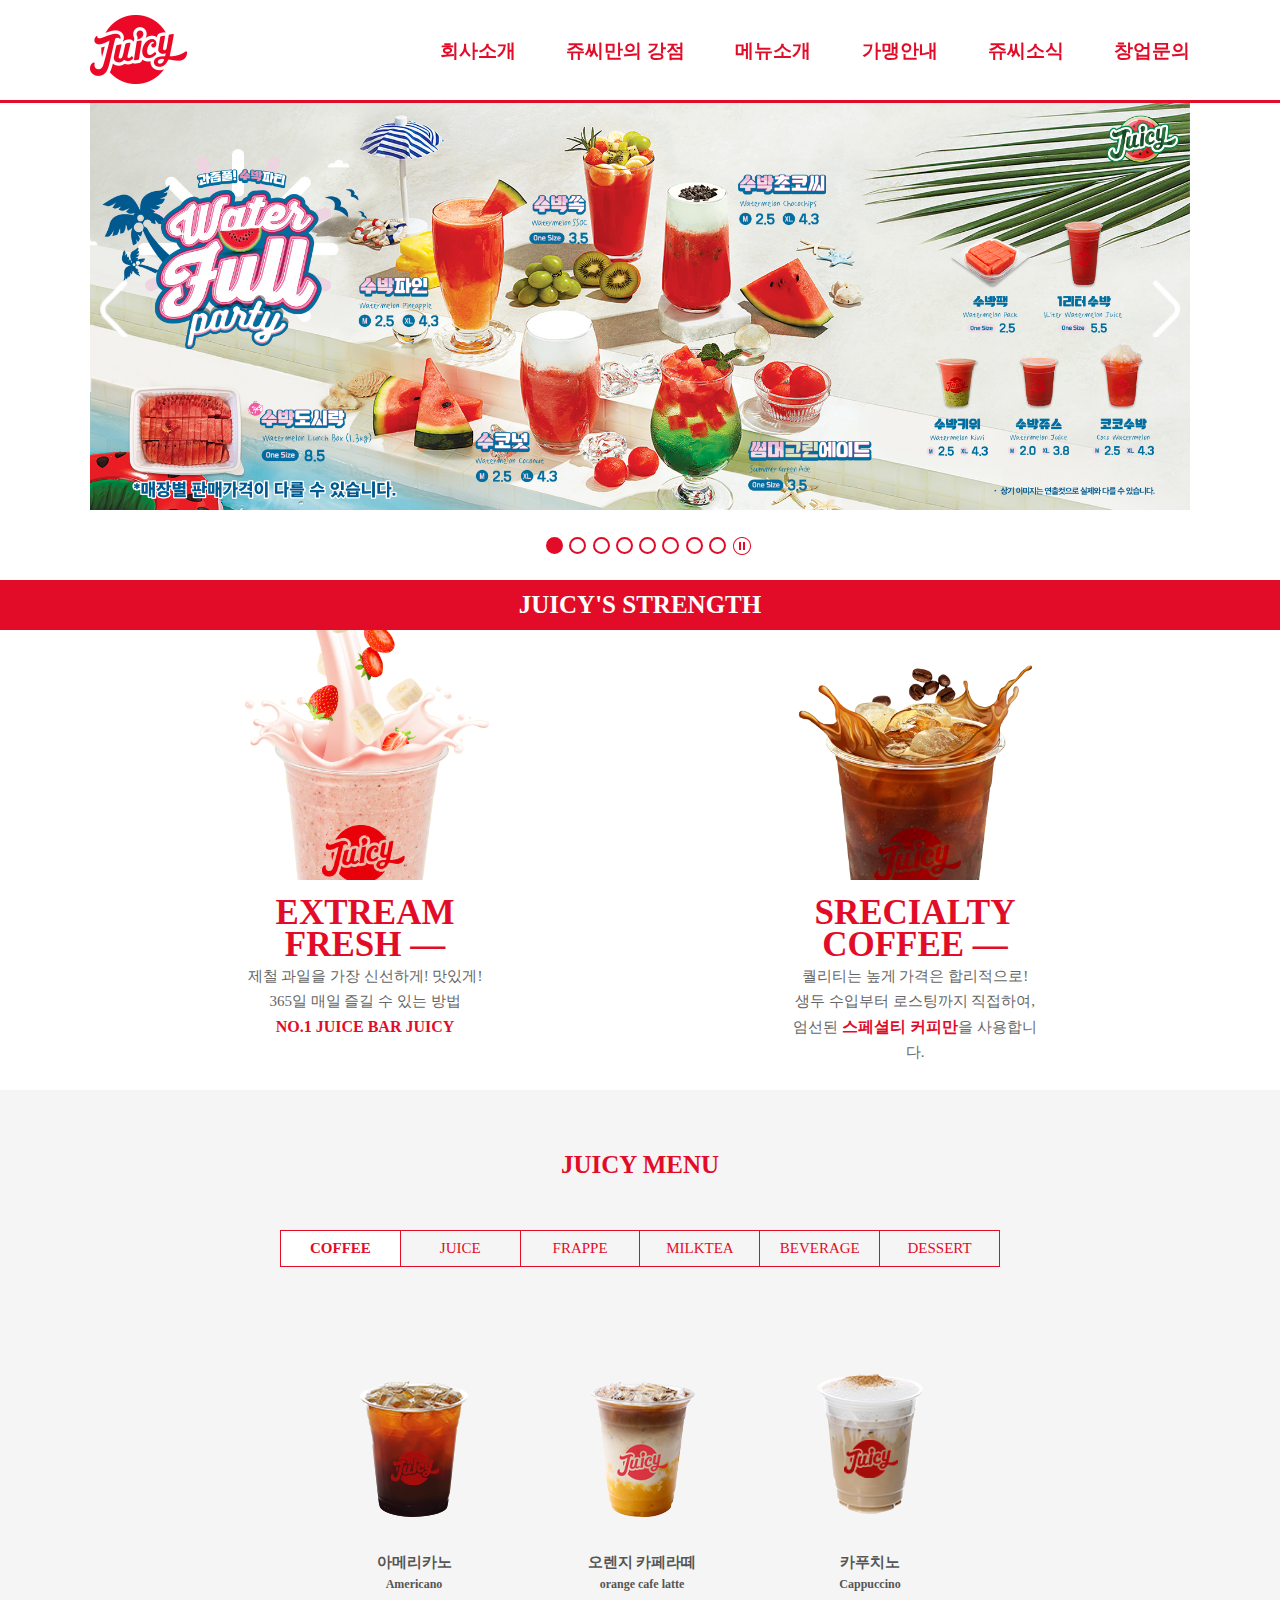
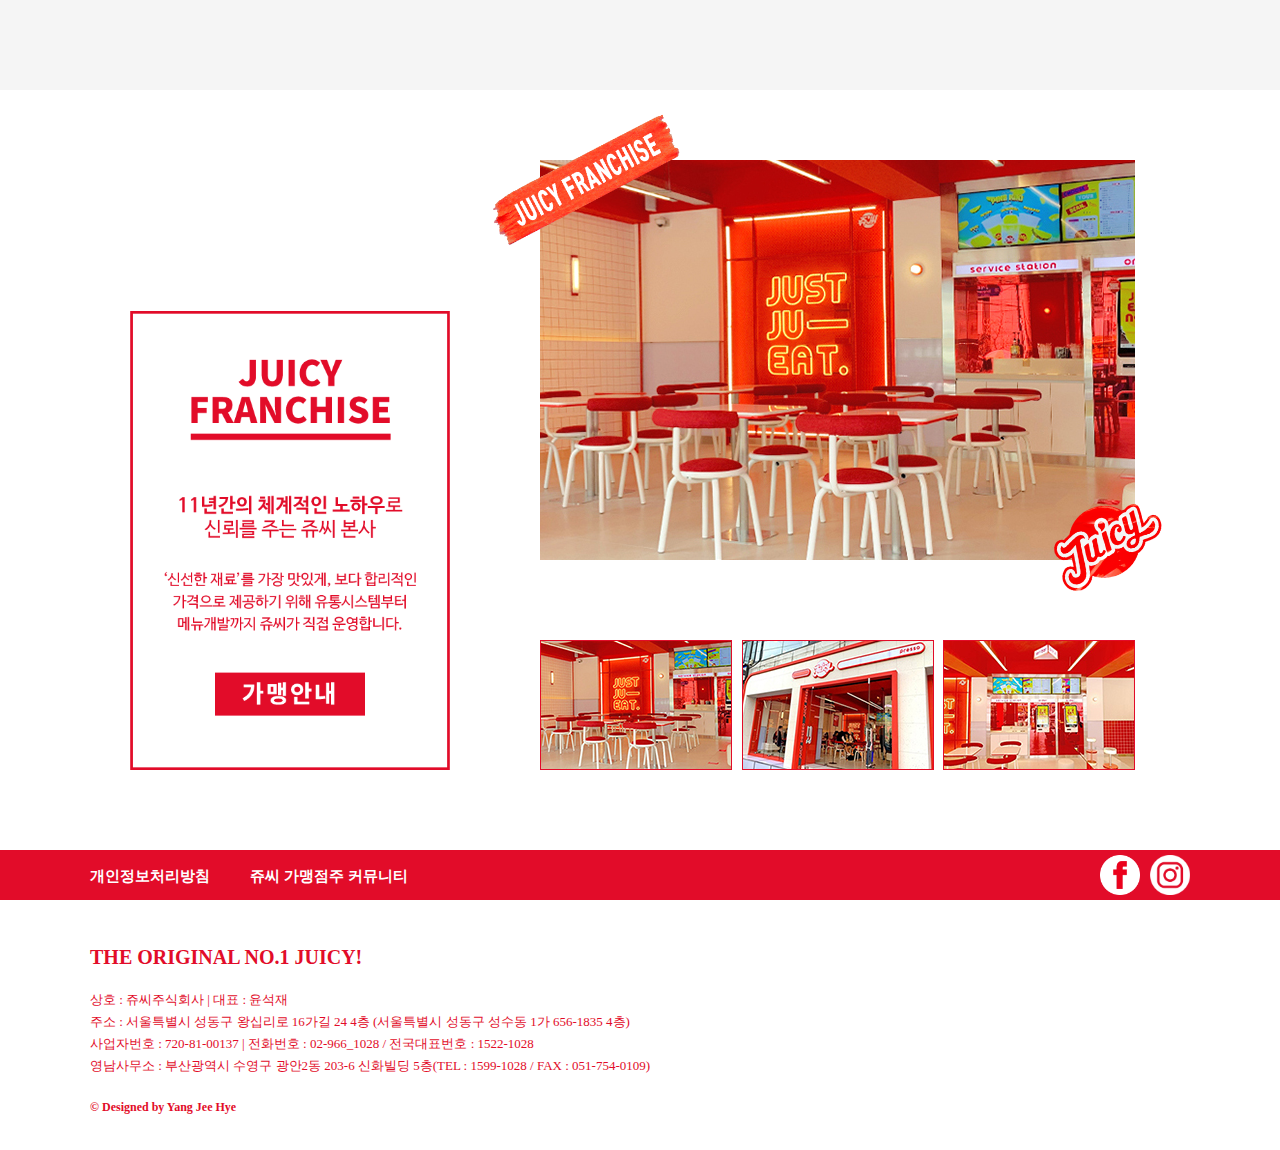
<file: index.html>
<!DOCTYPE html>
<html lang="ko">

<head>
    <meta charset="UTF-8">
    <meta name="viewport" content="width=device-width, initial-scale=1.0">
    <title>쥬씨</title>
    <link rel="shortcut icon" href="./images/favicon.png" type="image/x-icon">
    <link rel="stylesheet" href="./css/reset.css">
    <link rel="stylesheet" href="./css/style.css">
    <script src="./js/jquery.min.js"></script>
    <script src="./js/javascript.js"></script>
</head>

<body>
    <div id="wrap">
        <header>
            <div class="bg_lnb"><a href="special.html">신제품소개</a></div>

            <div class="container">
                <h1 class="logo">
                    <a href="index.html">juicy logo</a>
                </h1>

                <nav>
                    <ul class="gnb">
                        <li>
                            <a href="#">회사소개 <strong class="bar"></strong></a>

                            <ol class="lnb">
                                <li><a href="#">브랜드 소개</a></li>
                                <li><a href="#">연혁</a></li>
                                <li><a href="#">오시는길</a></li>
                            </ol>
                        </li>

                        <li>
                            <a href="#">쥬씨만의 강점 <strong class="bar"></strong></a>

                            <ol class="lnb">
                                <li><a href="#">쥬씨 주스의 강점</a></li>
                                <li><a href="#">쥬씨 커피의 강점</a></li>
                                <li><a href="#">쥬씨에게 묻는다</a></li>
                            </ol>
                        </li>

                        <li>
                            <a href="#">메뉴소개 <strong class="bar"></strong></a>

                            <ol class="lnb">
                                <li><a href="#">JUICY PRESSO</a></li>
                                <li>
                                    <a href="special.html">JUICY SPECIAL</a>

                                    <div class="click-ring1">
                                        <span class="ring-1"></span>
                                        <span class="ring-2"></span>
                                        <span class="ring-3"></span>
                                    </div>

                                    <ul class="sub_on_3">
                                        <li class="lnb_3">
                                            서브페이지
                                        </li>
                                    </ul>
                                </li>
                                <li><a href="#">FRESH JUICE</a></li>
                                <li><a href="#">COFFEE</a></li>
                                <li><a href="#">ONLY HOT</a></li>
                                <li><a href="#">BEVERAGE</a></li>
                                <li><a href="#">DESSERT</a></li>
                            </ol>
                        </li>

                        <li>
                            <a href="#">가맹안내 <strong class="bar"></strong></a>

                            <ol class="lnb">
                                <li>
                                    <a href="sub_index.html">성공포인트</a>

                                    <div class="click-ring2">
                                        <span class="ring-1"></span>
                                        <span class="ring-2"></span>
                                        <span class="ring-3"></span>
                                    </div>

                                    <ul class="sub_on_4">
                                        <li class="lnb_4">
                                            서브페이지
                                        </li>
                                    </ul>
                                </li>
                                <li><a href="#">개설조건 및 절차</a></li>
                            </ol>
                        </li>

                        <li>
                            <a href="#">쥬씨소식 <strong class="bar"></strong></a>

                            <ol class="lnb">
                                <li><a href="#">NEWS</a></li>
                                <li><a href="#">EVENT</a></li>
                                <li><a href="#">매장찾기</a></li>
                            </ol>
                        </li>

                        <li>
                            <a href="#">창업문의 <strong class="bar"></strong></a>

                            <ol class="lnb">
                                <li><a href="#">창업문의</a></li>
                                <li><a href="#">사업설명회</a></li>
                            </ol>
                        </li>
                    </ul>
                </nav>
            </div>
        </header>

        <hr />

        <section class="banner">
            <h2 class="sr-only">juicy banner</h2>

            <div class="slides">
                <ul class="slides-container">
                    <li class="on"><a href="special.html">과즙풀 수박파티</a></li>
                    <li><a href="special.html">파인키키</a></li>
                    <li><a href="special.html">스트로베리 쥬씨랜드</a></li>
                    <li><a href="special.html">쥬씨리터</a></li>
                    <li><a href="special.html">프레쉬풀</a></li>
                    <li><a href="special.html">쥬씨는 직접 합니다.</a></li>
                    <li><a href="special.html">귤빛으로 물들다</a></li>
                    <li><a href="special.html">바나나 과자에 반하나?</a></li>
                </ul>

                <ol class="slides-pagination">
                    <li class="on"><a href="#">1</a></li>
                    <li><a href="#">2</a></li>
                    <li><a href="#">3</a></li>
                    <li><a href="#">4</a></li>
                    <li><a href="#">5</a></li>
                    <li><a href="#">6</a></li>
                    <li><a href="#">7</a></li>
                    <li><a href="#">8</a></li>
                </ol>

                <a href="#" class="slides-navigation slides-prev">이전</a>
                <a href="#" class="slides-navigation slides-next">다음</a>

                <a href="#" class="slides-auto pause">재생정지</a>
            </div>
        </section>

        <hr />

        <section class="strength">
            <h2>JUICY'S STRENGTH</h2>

            <article>
                <h3 class="sr-only">JUICY'S STRENGTH</h3>

                <ul class="strength-img">
                    <li>
                        <a href="#">juicy juice</a>

                        <ol class="strength-txt">
                            <li>
                                <a href="#">
                                    <strong class="tit">
                                        EXTREAM <br />
                                        FRESH &mdash; <br />
                                    </strong>
                                    제철 과일을 가장 신선하게! 맛있게! <br />
                                    365일 매일 즐길 수 있는 방법 <br />

                                    <strong class="sub">
                                        NO.1 JUICE BAR JUICY
                                    </strong>
                                </a>
                            </li>
                        </ol>
                    </li>

                    <li>
                        <a href="#">juicy coffee</a>

                        <ol class="strength-txt">
                            <li>
                                <a href="#">
                                    <strong class="tit">
                                        SRECIALTY <br />
                                        COFFEE &mdash;<br />
                                    </strong>

                                    퀄리티는 높게 가격은 합리적으로! <br />
                                    생두 수입부터 로스팅까지 직접하여, <br />
                                    엄선된 <strong class="sub2">스페셜티 커피만</strong>을 사용합니다.
                                </a>
                            </li>
                        </ol>
                    </li>
                </ul>
            </article>
        </section>

        <hr />

        <section class="menu">
            <h2>JUICY MENU</h2>

            <article>
                <h3 class="sr-only">JUICY MENU</h3>

                <ul class="menu-gnb">
                    <li class="on"><a href="#">COFFEE</a></li>
                    <li><a href="#">JUICE</a></li>
                    <li><a href="#">FRAPPE</a></li>
                    <li><a href="#">MILKTEA</a></li>
                    <li><a href="#">BEVERAGE</a></li>
                    <li><a href="#">DESSERT</a></li>
                </ul>

                <div class="menu_con on" id="menu_01">
                    <dl class="menu_info">
                        <dt>
                            <img src="./images/coffee-1.png" alt="#" />
                        </dt>
                        <dd>
                            <h3>아메리카노</h3>
                            <p>Americano</p>
                        </dd>
                    </dl>

                    <dl class="menu_info">
                        <dt>
                            <img src="./images/coffee-2.png" alt="#" />
                        </dt>

                        <dd>
                            <h3>오렌지 카페라떼</h3>
                            <p>orange cafe latte</p>
                        </dd>
                    </dl>

                    <dl class="menu_info">
                        <dt>
                            <img src="./images/coffee-3.png" alt="#" />
                        </dt>

                        <dd>
                            <h3>카푸치노</h3>
                            <p>Cappuccino</p>
                        </dd>
                    </dl>
                </div>

                <div class="menu_con" id="menu_02">
                    <dl class="menu_info">
                        <dt>
                            <img src="./images/juice-1.png" alt="#" />
                        </dt>
                        <dd>
                            <h3>오파(오렌지&파인애플)</h3>
                            <p>Orange & Pineapple</p>
                        </dd>
                    </dl>

                    <dl class="menu_info">
                        <dt>
                            <img src="./images/juice-2.png" alt="#" />
                        </dt>

                        <dd>
                            <h3>수코넛(수박&코코넛)</h3>
                            <p>Watermelon & Coconut</p>
                        </dd>
                    </dl>

                    <dl class="menu_info">
                        <dt>
                            <img src="./images/juice-3.png" alt="#" />
                        </dt>

                        <dd>
                            <h3>딸바(딸기&바나나)</h3>
                            <p>Strawberry & Banana</p>
                        </dd>
                    </dl>
                </div>

                <div class="menu_con" id="menu_03">
                    <dl class="menu_info">
                        <dt>
                            <img src="./images/frappe-1.png" alt="#" />
                        </dt>
                        <dd>
                            <h3>코코프라페</h3>
                            <p>Coco Frappe</p>
                        </dd>
                    </dl>

                    <dl class="menu_info">
                        <dt>
                            <img src="./images/frappe-2.png" alt="#" />
                        </dt>

                        <dd>
                            <h3>퐁퐁프라페</h3>
                            <p>Pongpong Frappe</p>
                        </dd>
                    </dl>

                    <dl class="menu_info">
                        <dt>
                            <img src="./images/frappe-3.png" alt="#" />
                        </dt>

                        <dd>
                            <h3>쿠키프라페</h3>
                            <p>Cookie frappe</p>
                        </dd>
                    </dl>
                </div>

                <div class="menu_con" id="menu_04">
                    <dl class="menu_info">
                        <dt>
                            <img src="./images/milktea-1.png" alt="#" />
                        </dt>
                        <dd>
                            <h3>타로밀크티</h3>
                            <p>Taro Milk Tea</p>
                        </dd>
                    </dl>

                    <dl class="menu_info">
                        <dt>
                            <img src="./images/milktea-2.png" alt="#" />
                        </dt>

                        <dd>
                            <h3>말차밀크티</h3>
                            <p>Matcha Milk Tea</p>
                        </dd>
                    </dl>

                    <dl class="menu_info">
                        <dt>
                            <img src="./images/milktea-3.png" alt="#" />
                        </dt>

                        <dd>
                            <h3>초코밀크티</h3>
                            <p>Chocolate Milk Tea</p>
                        </dd>
                    </dl>
                </div>

                <div class="menu_con" id="menu_05">
                    <dl class="menu_info">
                        <dt>
                            <img src="./images/beverage-1.png" alt="#" />
                        </dt>
                        <dd>
                            <h3>생딸기라떼</h3>
                            <p>Fresh strawberry latte</p>
                        </dd>
                    </dl>

                    <dl class="menu_info">
                        <dt>
                            <img src="./images/beverage-2.png" alt="#" />
                        </dt>

                        <dd>
                            <h3>썸머그린에이드</h3>
                            <p>Summer Green Aid</p>
                        </dd>
                    </dl>

                    <dl class="menu_info">
                        <dt>
                            <img src="./images/beverage-3.png" alt="#" />
                        </dt>

                        <dd>
                            <h3>키위요거트</h3>
                            <p>Kiwi yogurt</p>
                        </dd>
                    </dl>
                </div>

                <div class="menu_con" id="menu_06">
                    <dl class="menu_info">
                        <dt>
                            <img src="./images/dessert-1.png" alt="#" />
                        </dt>
                        <dd>
                            <h3>쥬씨락</h3>
                            <p>Juicy Fruit pack</p>
                        </dd>
                    </dl>

                    <dl class="menu_info">
                        <dt>
                            <img src="./images/dessert-2.png" alt="#" />
                        </dt>

                        <dd>
                            <h3>비스킷슈 플레인</h3>
                            <p>Biscuit chou Plain</p>
                        </dd>
                    </dl>

                    <dl class="menu_info">
                        <dt>
                            <img src="./images/dessert-3.png" alt="#" />
                        </dt>

                        <dd>
                            <h3>와나샌드</h3>
                            <p>You and me sandwich</p>
                        </dd>
                    </dl>
                </div>
            </article>
        </section>

        <hr />

        <section class="franchise">
            <h2 class="sr-only">JUICY FRANCHISE</h2>

            <div class="gallery">
                <div class="screen">
                    <p class="frame">
                        <a href="sub_index.html"><img src="./images/franchise-1.jpg" alt="#"></a>
                    </p>

                    <p class="sticker">
                        <img src="./images/franchise-sticker-1-2.png" alt="#">
                        <img src="./images/franchise-sticker-2.png" alt="#">
                    </p>
                </div>

                <div class="franchise-txt">
                    <p class="txt">
                        <img src="./images/franchise-txt.png" alt="#">
                    </p>

                    <a href="sub_index.html">
                        <img src="./images/franchise-txt-btn.png" alt="#">
                    </a>
                </div>

                <div class="pagination">
                    <ul>
                        <li>
                            <a href="./images/franchise-1.jpg">
                                <img src="./images/franchise(small)-1.jpg" alt="#">
                            </a>
                        </li>
                        <li>
                            <a href="./images/franchise-2.jpg">
                                <img src="./images/franchise(small)-2.jpg" alt="#">
                            </a>
                        </li>
                        <li>
                            <a href="./images/franchise-3.jpg">
                                <img src="./images/franchise(small)-3.jpg" alt="#">
                            </a>
                        </li>
                    </ul>
                </div>
            </div>
        </section>

        <hr />

        <footer>
            <h2>line</h2>

            <ul class="footer-info">
                <li><a href="#">개인정보처리방침</a></li>
                <li><a href="#">쥬씨 가맹점주 커뮤니티</a></li>
                <li><a href="https://www.facebook.com/no1.juicy/" target="_blank">쥬씨 페이스북</a></li>
                <li><a href="https://www.instagram.com/juicychayam_official/" target="_blank">쥬씨 인스타그램</a></li>
            </ul>

            <dl class="footer-txt">
                <dt>THE ORIGINAL NO.1 JUICY!</dt>
                <dd>
                    상호 : 쥬씨주식회사 &#124; 대표 : 윤석재 <br />
                    주소 : 서울특별시 성동구 왕십리로 16가길 24 4층 (서울특별시 성동구 성수동 1가 656-1835 4층) <br />
                    사업자번호 : 720-81-00137 &#124; 전화번호 : 02-966_1028 / 전국대표번호 : 1522-1028 <br />
                    영남사무소 : 부산광역시 수영구 광안2동 203-6 신화빌딩 5층(TEL : 1599-1028 / FAX : 051-754-0109)
                </dd>
            </dl>
            <address>
                &copy; Designed by Yang Jee Hye
            </address>
        </footer>
    </div>
</body>

</html>
</file>
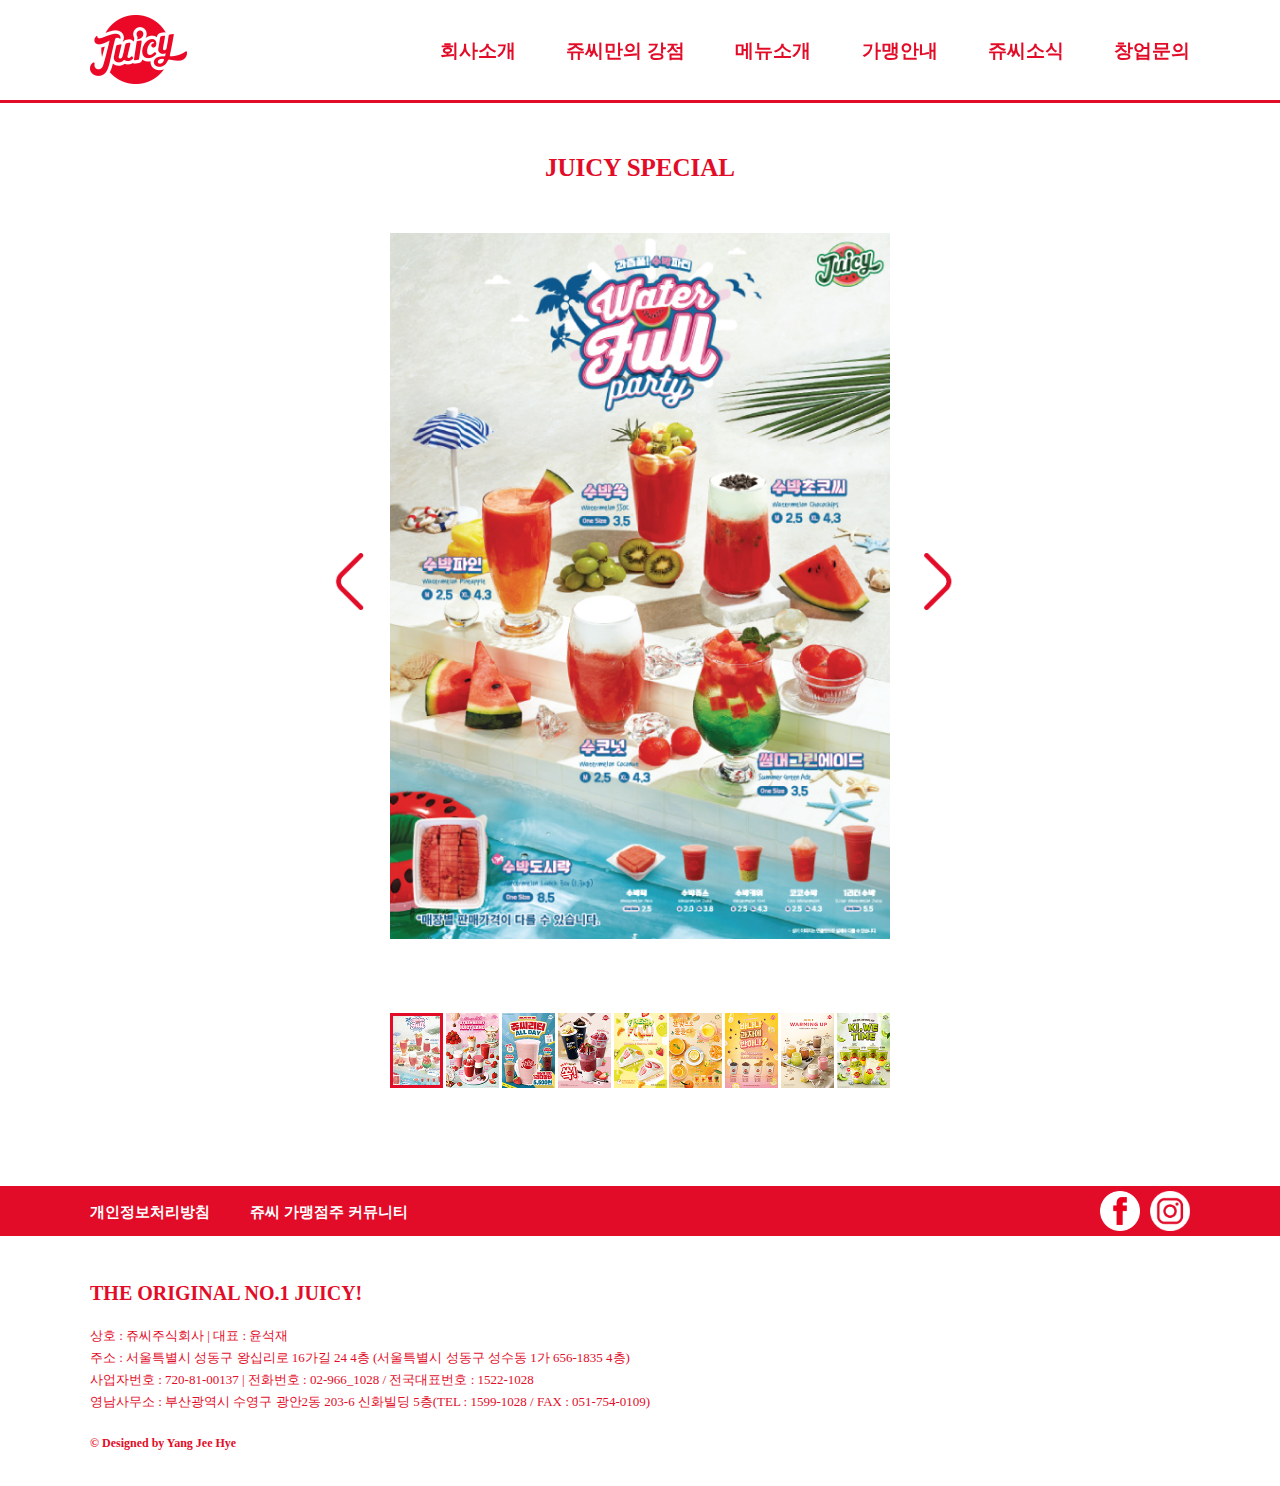
<file: special.html>
<!DOCTYPE html>
<html lang="ko">

<head>
  <meta charset="UTF-8">
  <meta name="viewport" content="width=device-width, initial-scale=1.0">
  <title>쥬씨</title>
  <link rel="shortcut icon" href="./images/favicon.png" type="image/x-icon">
  <link rel="stylesheet" href="./css/reset.css">
  <link rel="stylesheet" href="./css/special_style.css">
  <script src="./js/jquery.min.js"></script>
  <script src="./js/special_javascript.js"></script>
</head>

<body>
  <div id="wrap">
    <header>
      <div class="bg_lnb"><a href="special.html">신제품소개</a></div>

      <div class="container">
        <h1 class="logo">
          <a href="index.html">juicy logo</a>
        </h1>

        <nav>
          <ul class="gnb">
            <li>
              <a href="#">회사소개 <strong class="bar"></strong></a>

              <ol class="lnb">
                <li><a href="#">브랜드 소개</a></li>
                <li><a href="#">연혁</a></li>
                <li><a href="#">오시는길</a></li>
              </ol>
            </li>

            <li>
              <a href="#">쥬씨만의 강점 <strong class="bar"></strong></a>

              <ol class="lnb">
                <li><a href="#">쥬씨 주스의 강점</a></li>
                <li><a href="#">쥬씨 커피의 강점</a></li>
                <li><a href="#">쥬씨에게 묻는다</a></li>
              </ol>
            </li>

            <li>
              <a href="#">메뉴소개 <strong class="bar"></strong></a>

              <ol class="lnb">
                <li><a href="#">JUICY PRESSO</a></li>
                <li>
                  <a href="special.html">JUICY SPECIAL</a>

                  <div class="click-ring1">
                    <span class="ring-1"></span>
                    <span class="ring-2"></span>
                    <span class="ring-3"></span>
                  </div>

                  <ul class="sub_on_3">
                    <li class="lnb_3">
                      서브페이지
                    </li>
                  </ul>
                </li>
                <li><a href="#">FRESH JUICE</a></li>
                <li><a href="#">COFFEE</a></li>
                <li><a href="#">ONLY HOT</a></li>
                <li><a href="#">BEVERAGE</a></li>
                <li><a href="#">DESSERT</a></li>
              </ol>
            </li>

            <li>
              <a href="#">가맹안내 <strong class="bar"></strong></a>

              <ol class="lnb">
                <li>
                  <a href="sub_index.html">성공포인트</a>

                  <div class="click-ring2">
                    <span class="ring-1"></span>
                    <span class="ring-2"></span>
                    <span class="ring-3"></span>
                  </div>

                  <ul class="sub_on_4">
                    <li class="lnb_4">
                      서브페이지
                    </li>
                  </ul>
                </li>
                <li><a href="#">개설조건 및 절차</a></li>
              </ol>
            </li>

            <li>
              <a href="#">쥬씨소식 <strong class="bar"></strong></a>

              <ol class="lnb">
                <li><a href="#">NEWS</a></li>
                <li><a href="#">EVENT</a></li>
                <li><a href="#">매장찾기</a></li>
              </ol>
            </li>

            <li>
              <a href="#">창업문의 <strong class="bar"></strong></a>

              <ol class="lnb">
                <li><a href="#">창업문의</a></li>
                <li><a href="#">사업설명회</a></li>
              </ol>
            </li>
          </ul>
        </nav>
      </div>
    </header>

    <section class="special">
      <h2>JUICY SPECIAL</h2>

      <div class="visual">
        <ul class="visual-container">
          <li class="on">수박</li>
          <li>딸기</li>
          <li>쥬씨리터</li>
          <li>상큼딸기 달콤케익</li>
          <li>후르츠산도</li>
          <li>귤빛</li>
          <li>바나나</li>
          <li>워밍업</li>
          <li>키위</li>
        </ul>

        <ol class="visual-pagination">
          <li class="on"><a href="#">1</a></li>
          <li><a href="#">2</a></li>
          <li><a href="#">3</a></li>
          <li><a href="#">4</a></li>
          <li><a href="#">5</a></li>
          <li><a href="#">6</a></li>
          <li><a href="#">7</a></li>
          <li><a href="#">8</a></li>
          <li><a href="#">9</a></li>
        </ol>
      </div>

      <a href="#" class="visual-navigation visual-prev">이전</a>
      <a href="#" class="visual-navigation visual-next">다음</a>
    </section>

    <hr />

    <footer>
      <h2>line</h2>

      <ul class="footer-info">
        <li><a href="#">개인정보처리방침</a></li>
        <li><a href="#">쥬씨 가맹점주 커뮤니티</a></li>
        <li><a href="https://www.facebook.com/no1.juicy/" target="_blank">쥬씨 페이스북</a></li>
        <li><a href="https://www.instagram.com/juicychayam_official/" target="_blank">쥬씨 인스타그램</a></li>
      </ul>

      <dl class="footer-txt">
        <dt>THE ORIGINAL NO.1 JUICY!</dt>
        <dd>
          상호 : 쥬씨주식회사 &#124; 대표 : 윤석재 <br />
          주소 : 서울특별시 성동구 왕십리로 16가길 24 4층 (서울특별시 성동구 성수동 1가 656-1835 4층) <br />
          사업자번호 : 720-81-00137 &#124; 전화번호 : 02-966_1028 / 전국대표번호 : 1522-1028 <br />
          영남사무소 : 부산광역시 수영구 광안2동 203-6 신화빌딩 5층(TEL : 1599-1028 / FAX : 051-754-0109)
        </dd>
      </dl>
      <address>
        &copy; Designed by Yang Jee Hye
      </address>
    </footer>
  </div>
</body>

</html>
</file>
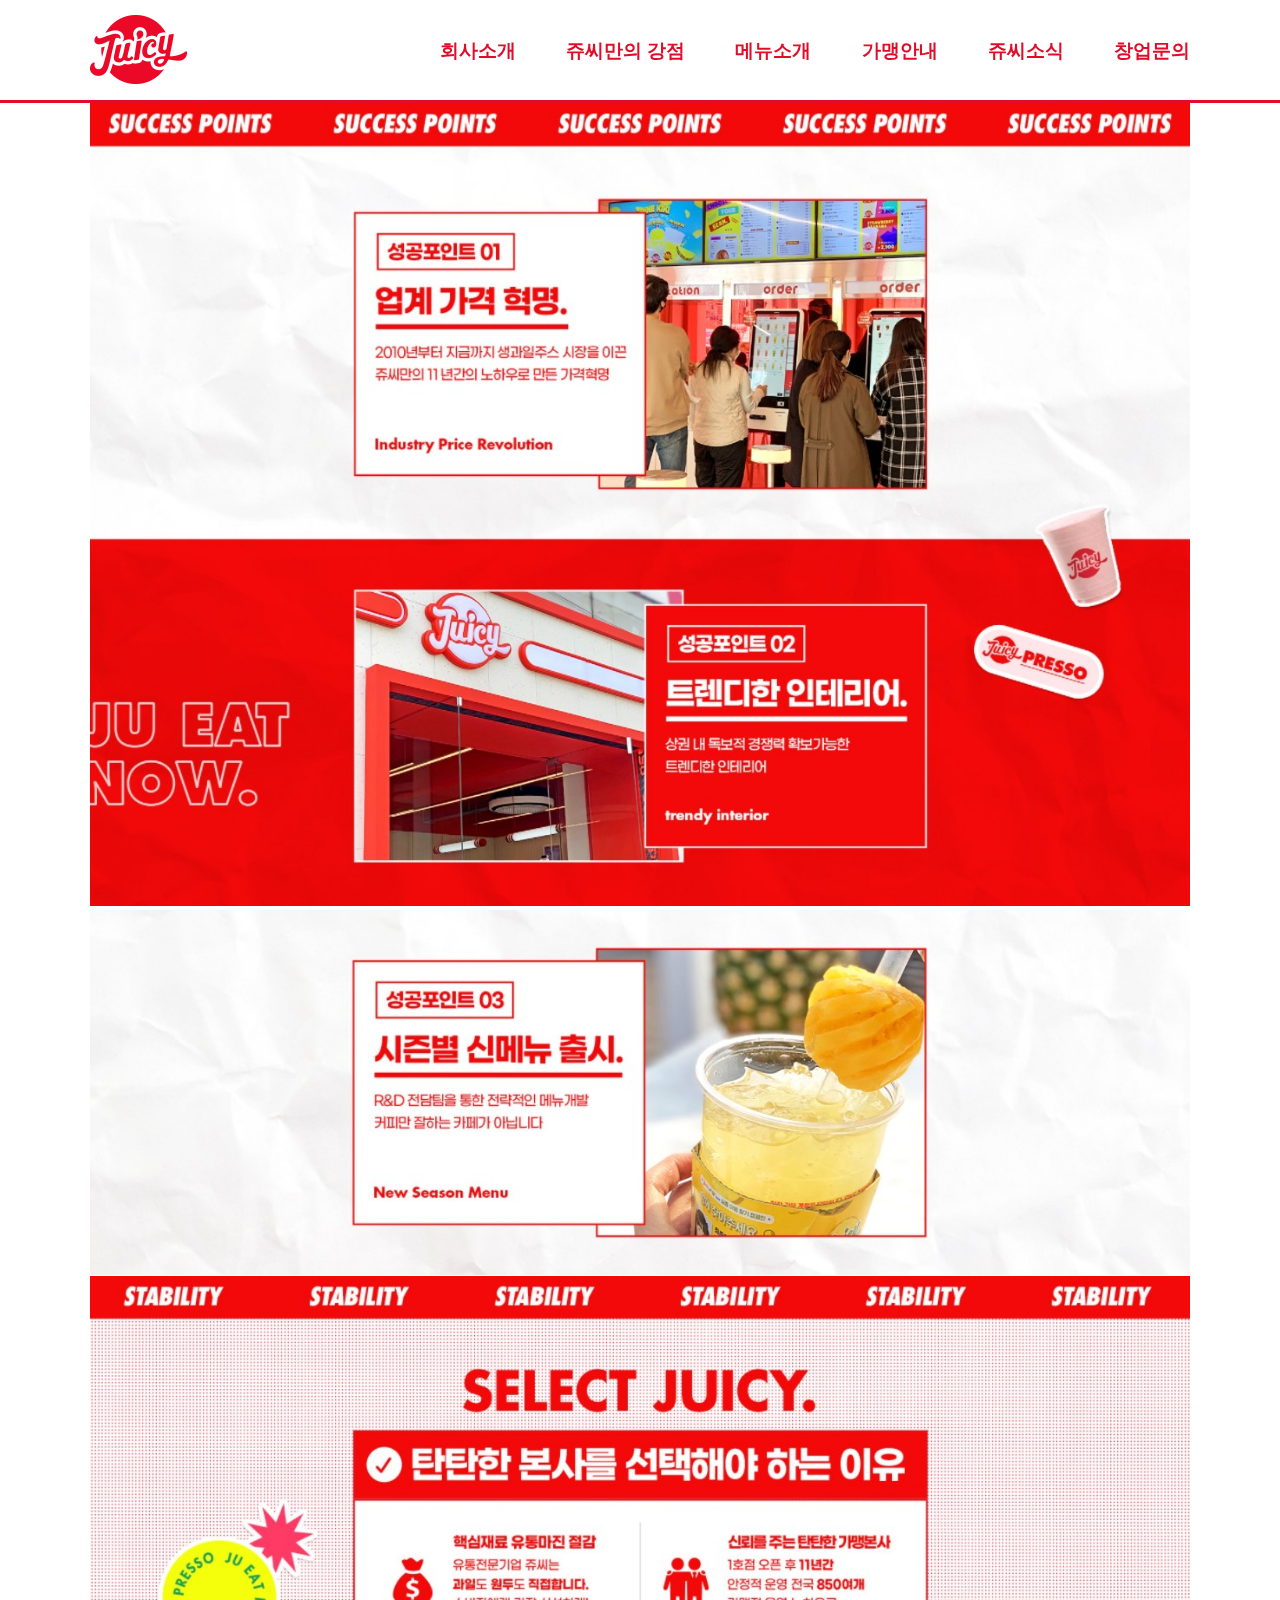
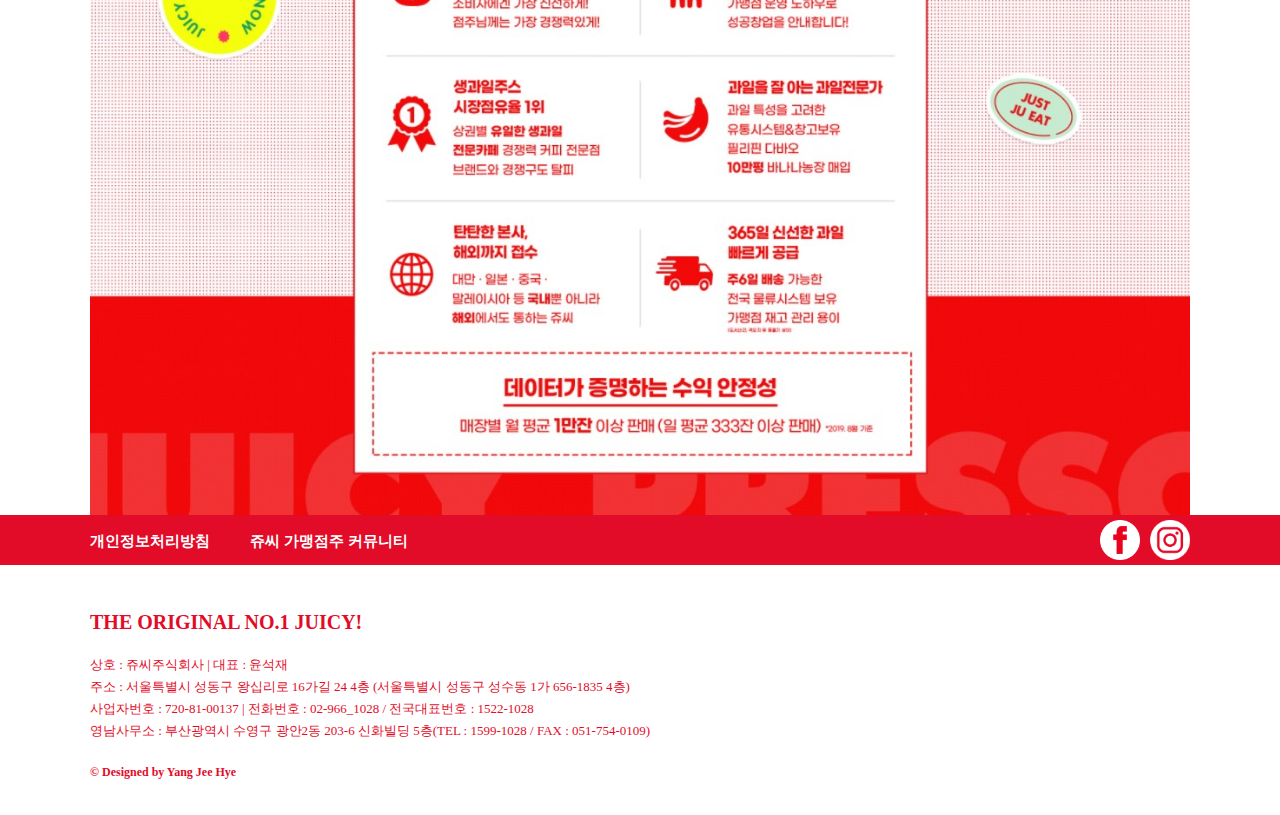
<file: sub_index.html>
<!DOCTYPE html>
<html lang="ko">

<head>
  <meta charset="UTF-8">
  <meta name="viewport" content="width=device-width, initial-scale=1.0">
  <title>쥬씨</title>
  <link rel="shortcut icon" href="./images/favicon.png" type="image/x-icon">
  <link rel="stylesheet" href="./css/reset.css">
  <link rel="stylesheet" href="./css/sub_style.css">
  <script src="./js/jquery.min.js"></script>
  <script src="./js/sub_javascript.js"></script>
</head>

<body>
  <div id="wrap">
    <header>
      <div class="bg_lnb"><a href="special.html">신제품소개</a></div>

      <div class="container">
        <h1 class="logo">
          <a href="index.html">juicy logo</a>
        </h1>

        <nav>
          <ul class="gnb">
            <li>
              <a href="#">회사소개 <strong class="bar"></strong></a>

              <ol class="lnb">
                <li><a href="#">브랜드 소개</a></li>
                <li><a href="#">연혁</a></li>
                <li><a href="#">오시는길</a></li>
              </ol>
            </li>

            <li>
              <a href="#">쥬씨만의 강점 <strong class="bar"></strong></a>

              <ol class="lnb">
                <li><a href="#">쥬씨 주스의 강점</a></li>
                <li><a href="#">쥬씨 커피의 강점</a></li>
                <li><a href="#">쥬씨에게 묻는다</a></li>
              </ol>
            </li>

            <li>
              <a href="#">메뉴소개 <strong class="bar"></strong></a>

              <ol class="lnb">
                <li><a href="#">JUICY PRESSO</a></li>
                <li>
                  <a href="special.html">JUICY SPECIAL</a>

                  <div class="click-ring1">
                    <span class="ring-1"></span>
                    <span class="ring-2"></span>
                    <span class="ring-3"></span>
                  </div>

                  <ul class="sub_on_3">
                    <li class="lnb_3">
                      서브페이지
                    </li>
                  </ul>
                </li>
                <li><a href="#">FRESH JUICE</a></li>
                <li><a href="#">COFFEE</a></li>
                <li><a href="#">ONLY HOT</a></li>
                <li><a href="#">BEVERAGE</a></li>
                <li><a href="#">DESSERT</a></li>
              </ol>
            </li>

            <li>
              <a href="#">가맹안내 <strong class="bar"></strong></a>

              <ol class="lnb">
                <li>
                  <a href="sub_index.html">성공포인트</a>

                  <div class="click-ring2">
                    <span class="ring-1"></span>
                    <span class="ring-2"></span>
                    <span class="ring-3"></span>
                  </div>

                  <ul class="sub_on_4">
                    <li class="lnb_4">
                      서브페이지
                    </li>
                  </ul>
                </li>
                <li><a href="#">개설조건 및 절차</a></li>
              </ol>
            </li>

            <li>
              <a href="#">쥬씨소식 <strong class="bar"></strong></a>

              <ol class="lnb">
                <li><a href="#">NEWS</a></li>
                <li><a href="#">EVENT</a></li>
                <li><a href="#">매장찾기</a></li>
              </ol>
            </li>

            <li>
              <a href="#">창업문의 <strong class="bar"></strong></a>

              <ol class="lnb">
                <li><a href="#">창업문의</a></li>
                <li><a href="#">사업설명회</a></li>
              </ol>
            </li>
          </ul>
        </nav>
      </div>
    </header>

    <section class="page1">
      <img src="./images/francHise-page-1.jpg" alt="#">
    </section>

    <section class="page2">
      <img src="./images/francHise-page-2.jpg" alt="#">
    </section>

    <section class="page3">
      <img src="./images/francHise-page-3.jpg" alt="#">
    </section>

    <hr />

    <footer>
      <h2>line</h2>

      <ul class="footer-info">
        <li><a href="#">개인정보처리방침</a></li>
        <li><a href="#">쥬씨 가맹점주 커뮤니티</a></li>
        <li><a href="https://www.facebook.com/no1.juicy/" target="_blank">쥬씨 페이스북</a></li>
        <li><a href="https://www.instagram.com/juicychayam_official/" target="_blank">쥬씨 인스타그램</a></li>
      </ul>

      <dl class="footer-txt">
        <dt>THE ORIGINAL NO.1 JUICY!</dt>
        <dd>
          상호 : 쥬씨주식회사 &#124; 대표 : 윤석재 <br />
          주소 : 서울특별시 성동구 왕십리로 16가길 24 4층 (서울특별시 성동구 성수동 1가 656-1835 4층) <br />
          사업자번호 : 720-81-00137 &#124; 전화번호 : 02-966_1028 / 전국대표번호 : 1522-1028 <br />
          영남사무소 : 부산광역시 수영구 광안2동 203-6 신화빌딩 5층(TEL : 1599-1028 / FAX : 051-754-0109)
        </dd>
      </dl>
      <address>
        &copy; Designed by Yang Jee Hye
      </address>
    </footer>
  </div>
</body>

</html>
</file>
<file: css/style.css>
@charset "utf-8";

#wrap {
	font-family: '나눔고딕';
}

header {
	position: fixed;
	left: 0;
	top: 0;
	width: 100%;
	height: 100px;
	background-color: #fff;
	border-bottom: 3px solid #e20c29;
	z-index: 1000;
}

header > .bg_lnb {
	display: none;
	position: absolute;
	left: 0;
	top: 100px;
	width: 100%;
	min-width: 980px;
	height: 227px;
	background-image: url(./../images/bg_gnb_sub_menu01-1.gif);
	background-position: center center;
	border-top: 3px solid #e20c29;
	border-bottom: 1px solid #e20c29;
}

header > .bg_lnb > a {
	display: block;
	position: absolute;
	left: 50%;
	top: 26px;
	width: 170px;
	height: 170px;
	margin-left: -556px;
	text-indent: -9999px;
	background-image: url(./../images/bg_lnb_new.png);
	background-size: cover;
}

header > .container {
	position: relative;
	width: 1100px;
	height: 100px;
	margin: 0 auto;
}

header > .container > .logo {
	position: absolute;
	left: 0;
	top: 15px;
	width: 97px;
	background-image: url(./../images/gnb_logo.png);
}

header > .container > .logo > a {
	display: block;
	height: 69px;
	text-indent: -9999px;
}

header > .container > nav {
	position: absolute;
	right: 0;
	top: 40px;
}

header > .container > nav > .gnb {
	display: flex;
	justify-content: space-between;
	width: 750px;
}

header > .container > nav > .gnb > li {
	height: 70px;
	font-size: 19px;
	font-weight: 800;
}

header > .container > nav > .gnb > li:hover > a > .bar {
	display: block;
	margin-top: 13px;
	border-bottom: 5px solid #e20c29;
}

header > .container > nav > .gnb > li:nth-child(3):hover > a > .bar {
	display: block;
	position: absolute;
	left: 50%;
	width: 75px;
	margin-left: -80px;
	border-bottom: 5px solid #e20c29;
}

header > .container > nav > .gnb > li:nth-child(4):hover > a > .bar {
	display: block;
	position: absolute;
	left: 50%;
	margin-left: 47px;
	width: 75px;
	border-bottom: 5px solid #e20c29;
}

header > .container > nav > .gnb > li > a {
	display: block;
	height: 40px;
	color: #e20c29;
}

/* 서브메뉴 */
header > .container > nav > .gnb > li:nth-child(3) > .lnb > li:nth-child(2):hover > a {
	color: #fff;
	background-color: #e20c29;
}

header > .container > nav > .gnb > li:nth-child(4) > .lnb > li:nth-child(1):hover > a {
	color: #fff;
	background-color: #e20c29;
}

header > .container > nav .lnb {
	display: none;
	position: absolute;
	margin-top: 32px;
}

header > .container > nav .lnb > li {
	position: relative;
	font-size: 15px;
	font-weight: 500;
}

header > .container > nav .lnb > li > a {
	display: block;
	height: 30px;
	line-height: 30px;
	color: #c51d2d;
	letter-spacing: -1px;
}

header > .container > nav .lnb > li:hover > a {
	font-weight: bold;
}

header > .container > nav .lnb > li > .click-ring1 {
	position: fixed;
	left: 50%;
	top: 121px;
	margin-left: 50px;
	z-index: 100;
}

header > .container > nav .lnb > li > .click-ring1 > span {
	display: block;
	position: absolute;
	border: 2px solid #ff6a25;
	border-radius: 50%;
}

header > .container > nav .lnb > li > .click-ring1 > span.ring-1 {
	right: -50px;
	top: 30px;
	width: 10px;
	height: 10px;
	opacity: 0.7;
}

header > .container > nav .lnb > li > .click-ring1 > span.ring-2 {
	right: -55px;
	top: 25px;
	width: 20px;
	height: 20px;
	opacity: 0.5;
}

header > .container > nav .lnb > li > .click-ring1 > span.ring-3 {
	right: -60px;
	top: 20px;
	width: 30px;
	height: 30px;
	opacity: 0.3;
}

header > .container > nav .lnb > li > .click-ring2 {
	position: fixed;
	left: 50%;
	top: 90px;
	margin-left: 176px;
	z-index: 100;
}

header > .container > nav .lnb > li > .click-ring2 > span {
	display: block;
	position: absolute;
	border: 2px solid #ff6a25;
	border-radius: 50%;
}

header > .container > nav .lnb > li > .click-ring2 > span.ring-1 {
	right: -50px;
	top: 30px;
	width: 10px;
	height: 10px;
	opacity: 0.7;
}

header > .container > nav .lnb > li > .click-ring2 > span.ring-2 {
	right: -55px;
	top: 25px;
	width: 20px;
	height: 20px;
	opacity: 0.5;
}

header > .container > nav .lnb > li > .click-ring2 > span.ring-3 {
	right: -60px;
	top: 20px;
	width: 30px;
	height: 30px;
	opacity: 0.3;
}

header > .container > nav .lnb > li > .sub_on_3 {
	display: none;
	position: fixed;
	left: 50%;
	top: 139px;
	height: 35px;
	margin-left: 186px;
	line-height: 35px;
	background-color: #fff;
	border: 1px solid #555;
	z-index: 200;
}

header > .container > nav .lnb > li > .sub_on_4 {
	display: none;
	position: fixed;
	left: 50%;
	top: 108px;
	height: 35px;
	margin-left: 296px;
	line-height: 35px;
	background-color: #fff;
	border: 1px solid #555;
	z-index: 200;
}
/* header end */

/* section.banner */
section.banner {
	position: relative;
	width: 1100px;
	height: 480px;
	margin: 100px auto 0;
}

section.banner > .slides > .slides-container > li {
	display: none;
	position: absolute;
	left: 0;
	top: 0;
	width: 1100px;
	height: 410px;
	background-size: cover;
	text-indent: -9999px;
}

section.banner > .slides > .slides-container > li:nth-child(1) {
	display: block;
	background-image: url(./../images/banner-1.jpg);
}
section.banner > .slides > .slides-container > li:nth-child(2) {
	background-image: url(./../images/banner-2.jpg);
}
section.banner > .slides > .slides-container > li:nth-child(3) {
	background-image: url(./../images/banner-3.jpg);
}
section.banner > .slides > .slides-container > li:nth-child(4) {
	background-image: url(./../images/banner-4.jpg);
}
section.banner > .slides > .slides-container > li:nth-child(5) {
	background-image: url(./../images/banner-5.jpg);
}
section.banner > .slides > .slides-container > li:nth-child(6) {
	background-image: url(./../images/banner-6.jpg);
}
section.banner > .slides > .slides-container > li:nth-child(7) {
	background-image: url(./../images/banner-7.jpg);
}
section.banner > .slides > .slides-container > li:nth-child(8) {
	background-image: url(./../images/banner-8.jpg);
}

section.banner > .slides > .slides-container > li > a {
	display: block;
	height: 410px;
}

section.banner > .slides > .slides-pagination {
	display: flex;
	justify-content: space-between;
	width: 180px;
	position: absolute;
	left: 50%;
	bottom: 26px;
	margin-left: -94px;
}

section.banner > .slides > .slides-pagination > li {
	width: 13px;
	height: 13px;
	border: 2px solid #e20c29;
	border-radius: 10px;
}

section.banner > .slides > .slides-pagination > li.on,
section.banner > .slides > .slides-pagination > li:hover {
	background-color: #e20c29;
}

section.banner > .slides > .slides-pagination > li > a {
	display: block;
	text-indent: -9999px;
}

/* 이전/다음 버튼 */
section.banner > .slides > .slides-navigation {
	display: block;
	position: absolute;
	top: 50%;
	width: 28px;
	height: 57px;
	margin-top: -60px;
	background-size: cover;
	text-indent: -9999px;
}

section.banner > .slides > .slides-navigation:hover {
	opacity: 0.7;
}

section.banner > .slides > .slides-navigation.slides-prev {
	left: 10px;
	background-image: url(./../images/prev-1.png);
}

section.banner > .slides > .slides-navigation.slides-next {
	right: 10px;
	background-image: url(./../images/next-1.png);
}

/*자동 재생*/
section.banner > .slides > .slides-auto {
	display: block;
	position: absolute;
	left: 50%;
	bottom: 24px;
	width: 20px;
	height: 20px;
	margin-left: 92px;
	background-image: url(./../images/icons.png);
	background-position: -62px -24px;
	text-indent: -9999px;
}

section.banner > .slides > .slides-auto.pause {
	background-position: 0 -57px;
}
/* section.banner end */

/* section.strength */
section.strength {
	width: 100%;
	height: 510px;
	margin: 0 auto;
}

section.strength > h2 {
	height: 50px;
	color: #fff;
	font-size: 25px;
	line-height: 50px;
	text-align: center;
	background-color: #e20c29;
}

section.strength > article {
	position: relative;
	width: 1100px;
	height: 460px;
	margin: 0 auto;
}

section.strength > article > .strength-img {
	display: flex;
	justify-content: space-around;
}

section.strength > article > .strength-img > li {
	position: absolute;
	top: 0;
	width: 250px;
	height: 250px;
	background-size: cover;
}

section.strength > article > .strength-img > li:nth-child(1) {
	left: 150px;
	background-image: url(./../images/main-1.jpg);
}

section.strength > article > .strength-img > li:nth-child(2) {
	right: 150px;
	background-image: url(./../images/main-2.jpg);
}

section.strength > article > .strength-img > li > a {
	display: block;
	height: 250px;
	text-indent: -9999px;
}

section.strength > article > .strength-img > li > .strength-txt {
	height: 200px;
	margin-top: 20px;
}

section.strength > article > .strength-img > li > .strength-txt > li {
	line-height: 25px;
	text-align: center;
}

section.strength > article > .strength-img > li > .strength-txt > li > a {
	display: block;
	color: #666;
	font-size: 15px;
}

section.strength > article > .strength-img > li > .strength-txt > li > a > .tit {
	color: #e20c29;
	font-family: '지마켓 산스';
	font-size: 35px;
	font-weight: bold;
}

section.strength > article > .strength-img > li > .strength-txt > li > a > .sub {
	color: #e20c29;
	font-size: 16px;
}

section.strength > article > .strength-img > li > .strength-txt > li > a > .sub2 {
	color: #e20c29;
	font-size: 16px;
}
/* section.strength end */

/* section.menu */
section.menu {
	position: relative;
	width: 100%;
	height: 600px;
	background-color: #f5f5f5;
}

section.menu > h2 {
	height: 70px;
	margin: 0 auto;
	color: #e20c29;
	font-size: 25px;
	line-height: 150px;
	text-align: center;
}

section.menu > article {
	width: 1100px;
	margin: 0 auto;
}

section.menu > article > .menu-gnb {
	display: flex;
	justify-content: space-between;
	position: absolute;
	left: 50%;
	top: 140px;
	width: 720px;
	margin-left: -360px;
}

section.menu > article > .menu-gnb > li {
	width: 120px;
	border: 1px solid #e20c29;
	border-right-width: 0;
}

section.menu > article > .menu-gnb > li:last-child {
	border-right-width: 1px;
}

section.menu > article > .menu-gnb > li > a {
	display: block;
	height: 35px;
	color: #e20c29;
	font-size: 15px;
	line-height: 35px;
	text-align: center;
}

section.menu > article > .menu-gnb > li.on > a,
section.menu > article > .menu-gnb > li:hover > a {
	color: #e20c29;
	font-weight: 800;
	background-color: #fff;
}

section.menu > article > .menu_con {
	display: flex;
	position: absolute;
	left: 50%;
	top: 250px;
	margin-left: -340px;
}

section.menu > article > #menu_03 {
	position: absolute;
	left: 50%;
	top: 260px;
	margin-left: -350px;
}

section.menu > article > #menu_04 {
	position: absolute;
	left: 50%;
	top: 260px;
	margin-left: -350px;
}

section.menu > article > #menu_05 {
	position: absolute;
	left: 50%;
	top: 250px;
	margin-left: -340px;
}

section.menu > article > #menu_06 {
	position: absolute;
	left: 50%;
	top: 250px;
	margin-left: -340px;
}

section.menu > article > .menu_con > .menu_info > dd {
	text-align: center;
}

section.menu > article > .menu_con > .menu_info > dd > h3 {
	color: #555;
	font-size: 15px;
	margin-bottom: 6px;
}

section.menu > article > .menu_con > .menu_info > dd > p {
	color: #555;
	font-weight: 600;
}
/* section.menu */

/* section.franchise */
section.franchise {
	position: relative;
	width: 100%;
	height: 760px;
	margin: 0 auto;
}

section.franchise > .gallery {
	width: 1100px;
	margin: 0 auto;
}

section.franchise > .gallery > .screen {
	position: absolute;
	left: 50%;
	top: 70px;
	margin-left: -100px;
	width: 595px;
}

section.franchise > .gallery > .screen > .frame {
	width: 595px;
}

section.franchise > .gallery > .screen > .frame > a {
	display: block;
	height: 400px;
}

section.franchise > .gallery > .screen > .frame > a > img {
	display: block;
	width: 100%;
}
section.franchise > .gallery > .franchise-txt > .txt {
	position: absolute;
	left: 50%;
	bottom: 78px;
	width: 320px;
	height: 461px;
	margin-left: -510px;
}

section.franchise > .gallery > .franchise-txt > .txt > img {
	display: block;
	width: 100%;
}

section.franchise > .gallery > .franchise-txt > a {
	display: block;
	position: absolute;
	left: 50%;
	bottom: 135px;
	width: 150px;
	height: 43px;
	margin-left: -425px;
}

section.franchise > .gallery > .franchise-txt > a > img {
	display: block;
	width: 100%;
}

section.franchise > .gallery > .screen > .sticker > img:nth-child(1) {
	display: block;
	position: absolute;
	width: 200px;
	left: 50%;
	top: 50%;
	margin-left: -360px;
	margin-top: -170px;
	transform-origin: top left;
	transform: rotate(-25deg);
}

section.franchise > .gallery > .screen > .sticker > img:nth-child(2) {
	display: block;
	position: absolute;
	width: 110px;
	right: 50%;
	bottom: 50%;
	margin-right: -320px;
	margin-bottom: -235px;
	transform-origin: top left;
	transform: rotate(-10deg);
}

section.franchise > .gallery > .pagination > ul {
	display: flex;
	justify-content: space-between;
	position: absolute;
	left: 50%;
	bottom: 80px;
	width: 595px;
	margin-left: -100px;
}

section.franchise > .gallery > .pagination > ul > li {
	position: relative;
	width: 190px;
	border: 1px solid #e20c29;
}

section.franchise > .gallery > .pagination > ul > li > a {
	display: block;
	height: 128px;
}

section.franchise > .gallery > .pagination > ul > li:hover > a:after {
	display: block;
	position: absolute;
	left: 0;
	top: 0;
	width: 190px;
	height: 128px;
	border: 7px solid #e20c29;
	box-sizing: border-box;
	content: '';
}

section.franchise > .gallery > .pagination > ul > li:hover > a > img {
	transform: scale(0.95, 0.95);
}

section.franchise > .gallery > .pagination > ul > li > a > img {
	display: block;
	width: 100%;
	height: 100%;
}
/* section.franchise end */

/* footer */
footer {
	position: relative;
	width: 100%;
	height: 300px;
	margin: 0 auto;
}

footer > h2 {
	height: 50px;
	background-color: #e20c29;
	text-indent: -9999px;
}

footer > .footer-info {
	display: flex;
	position: absolute;
	left: 50%;
	top: 17px;
	width: 1100px;
	margin-left: -550px;
}

footer > .footer-info > li {
	height: 20px;
}

footer > .footer-info > li:nth-child(1) {
	width: 160px;
}

footer > .footer-info > li:nth-child(2) {
	width: 800px;
}

footer > .footer-info > li > a {
	display: block;
	color: #fff;
	font-size: 15px;
	font-weight: 800;
}

footer > .footer-info > li:nth-child(3) > a {
	display: block;
	position: absolute;
	right: 50px;
	top: -12px;
	width: 40px;
	height: 40px;
	background-image: url(./../images/sns_fb.png);
	background-size: cover;
	text-indent: -9999px;
}

footer > .footer-info > li:nth-child(4) > a {
	display: block;
	position: absolute;
	right: 0;
	top: -12px;
	width: 40px;
	height: 40px;
	background-image: url(./../images/sns_insta.png);
	background-size: cover;
	text-indent: -9999px;
}

footer > .footer-txt {
	width: 1100px;
	margin: 45px auto;
}

footer > .footer-txt > dt {
	color: #e20c29;
	font-size: 20px;
	font-weight: 800;
}

footer > .footer-txt > dd {
	height: 22px;
	color: #e20c29;
	font-size: 13px;
	font-weight: 500;
	line-height: 22px;
	margin-top: 20px;
}

footer > address {
	position: absolute;
	left: 50%;
	top: 250px;
	width: 1100px;
	color: #e20c29;
	font-weight: 700;
	margin-left: -550px;
}
/* footer end*/
</file>
<file: css/special_style.css>
@charset "utf-8";

#wrap {
	font-family: '나눔고딕';
}

header {
	position: fixed;
	left: 0;
	top: 0;
	width: 100%;
	height: 100px;
	background-color: #fff;
	border-bottom: 3px solid #e20c29;
	z-index: 1000;
}

header > .bg_lnb {
	display: none;
	position: absolute;
	left: 0;
	top: 100px;
	width: 100%;
	min-width: 980px;
	height: 227px;
	background-image: url(./../images/bg_gnb_sub_menu01-1.gif);
	background-position: center center;
	border-top: 3px solid #e20c29;
	border-bottom: 1px solid #e20c29;
}

header > .bg_lnb > a {
	display: block;
	position: absolute;
	left: 50%;
	top: 26px;
	width: 170px;
	height: 170px;
	margin-left: -556px;
	text-indent: -9999px;
	background-image: url(./../images/bg_lnb_new.png);
	background-size: cover;
}

header > .container {
	position: relative;
	width: 1100px;
	height: 100px;
	margin: 0 auto;
}

header > .container > .logo {
	position: absolute;
	left: 0;
	top: 15px;
	width: 97px;
	background-image: url(./../images/gnb_logo.png);
}

header > .container > .logo > a {
	display: block;
	height: 69px;
	text-indent: -9999px;
}

header > .container > nav {
	position: absolute;
	right: 0;
	top: 40px;
}

header > .container > nav > .gnb {
	display: flex;
	justify-content: space-between;
	width: 750px;
}

header > .container > nav > .gnb > li {
	height: 70px;
	font-size: 19px;
	font-weight: 800;
}

header > .container > nav > .gnb > li:hover > a > .bar {
	display: block;
	margin-top: 13px;
	border-bottom: 5px solid #e20c29;
}

header > .container > nav > .gnb > li:nth-child(3):hover > a > .bar {
	display: block;
	position: absolute;
	left: 50%;
	width: 75px;
	margin-left: -80px;
	border-bottom: 5px solid #e20c29;
}

header > .container > nav > .gnb > li:nth-child(4):hover > a > .bar {
	display: block;
	position: absolute;
	left: 50%;
	margin-left: 47px;
	width: 75px;
	border-bottom: 5px solid #e20c29;
}

header > .container > nav > .gnb > li > a {
	display: block;
	height: 40px;
	color: #e20c29;
}

/* 서브메뉴 */
header > .container > nav > .gnb > li:nth-child(3) > .lnb > li:nth-child(2):hover > a {
	color: #fff;
	background-color: #e20c29;
}

header > .container > nav > .gnb > li:nth-child(4) > .lnb > li:nth-child(1):hover > a {
	color: #fff;
	background-color: #e20c29;
}

header > .container > nav .lnb {
	display: none;
	position: absolute;
	margin-top: 32px;
}

header > .container > nav .lnb > li {
	position: relative;
	font-size: 15px;
	font-weight: 500;
}

header > .container > nav .lnb > li > a {
	display: block;
	height: 30px;
	line-height: 30px;
	color: #c51d2d;
	letter-spacing: -1px;
}

header > .container > nav .lnb > li:hover > a {
	font-weight: bold;
}

header > .container > nav .lnb > li > .sub_on_3 {
	display: none;
	position: fixed;
	left: 50%;
	top: 139px;
	height: 35px;
	margin-left: 186px;
	line-height: 35px;
	background-color: #fff;
	border: 1px solid #555;
	z-index: 200;
}

header > .container > nav .lnb > li > .sub_on_4 {
	display: none;
	position: fixed;
	left: 50%;
	top: 108px;
	height: 35px;
	margin-left: 296px;
	line-height: 35px;
	background-color: #fff;
	border: 1px solid #555;
	z-index: 200;
}

header > .container > nav .lnb > li > .click-ring1 {
	position: fixed;
	left: 50%;
	top: 121px;
	margin-left: 50px;
	z-index: 100;
}

header > .container > nav .lnb > li > .click-ring1 > span {
	display: block;
	position: absolute;
	border: 2px solid #ff6a25;
	border-radius: 50%;
}

header > .container > nav .lnb > li > .click-ring1 > span.ring-1 {
	right: -50px;
	top: 30px;
	width: 10px;
	height: 10px;
	opacity: 0.7;
}

header > .container > nav .lnb > li > .click-ring1 > span.ring-2 {
	right: -55px;
	top: 25px;
	width: 20px;
	height: 20px;
	opacity: 0.5;
}

header > .container > nav .lnb > li > .click-ring1 > span.ring-3 {
	right: -60px;
	top: 20px;
	width: 30px;
	height: 30px;
	opacity: 0.3;
}

header > .container > nav .lnb > li > .click-ring2 {
	position: fixed;
	left: 50%;
	top: 90px;
	margin-left: 176px;
	z-index: 100;
}

header > .container > nav .lnb > li > .click-ring2 > span {
	display: block;
	position: absolute;
	border: 2px solid #ff6a25;
	border-radius: 50%;
}

header > .container > nav .lnb > li > .click-ring2 > span.ring-1 {
	right: -50px;
	top: 30px;
	width: 10px;
	height: 10px;
	opacity: 0.7;
}

header > .container > nav .lnb > li > .click-ring2 > span.ring-2 {
	right: -55px;
	top: 25px;
	width: 20px;
	height: 20px;
	opacity: 0.5;
}

header > .container > nav .lnb > li > .click-ring2 > span.ring-3 {
	right: -60px;
	top: 20px;
	width: 30px;
	height: 30px;
	opacity: 0.3;
}
/* header end */

/* section */
section.special {
	position: relative;
	width: 1100px;
	height: 980px;
	margin: 103px auto;
}

section.special > h2 {
	color: #e20c29;
	font-size: 25px;
	text-align: center;
	padding-top: 50px;
}

section.special > .visual {
	/* overflow: hidden; */
	position: relative;
	width: 500px;
	height: 1000px;
	margin: 0 auto;
}

section.special > .visual > .visual-container {
	width: 500px;
	margin-top: 50px;
}

section.special > .visual > .visual-container > li {
	display: none;
	position: absolute;
	left: 0;
	top: 0;
	width: 500px;
	height: 706px;
	text-indent: -9999px;
	background-size: cover;
}

section.special > .visual > .visual-container > li:nth-child(1) {
	display: block;
	background-image: url(./../images/special-banner-1.jpg);
}
section.special > .visual > .visual-container > li:nth-child(2) {
	background-image: url(./../images/special-banner-2.jpg);
}
section.special > .visual > .visual-container > li:nth-child(3) {
	background-image: url(./../images/special-banner-3.jpg);
}
section.special > .visual > .visual-container > li:nth-child(4) {
	background-image: url(./../images/special-banner-4.jpg);
}
section.special > .visual > .visual-container > li:nth-child(5) {
	background-image: url(./../images/special-banner-5.jpg);
}
section.special > .visual > .visual-container > li:nth-child(6) {
	background-image: url(./../images/special-banner-6.jpg);
}
section.special > .visual > .visual-container > li:nth-child(7) {
	background-image: url(./../images/special-banner-7.jpg);
}
section.special > .visual > .visual-container > li:nth-child(8) {
	background-image: url(./../images/special-banner-8.jpg);
}
section.special > .visual > .visual-container > li:nth-child(9) {
	background-image: url(./../images/special-banner-9.jpg);
}

section.special > .visual > .visual-pagination {
	display: flex;
	justify-content: space-between;
	position: absolute;
	left: 50%;
	top: 780px;
	width: 500px;
	margin-left: -250px;
}

section.special > .visual > .visual-pagination > li {
	width: 53px;
	background-size: 100%;
}

section.special > .visual > .visual-pagination > li:nth-child(1) {
	background-image: url(./../images/special-banner\(small\)-1.jpg);
}
section.special > .visual > .visual-pagination > li:nth-child(2) {
	background-image: url(./../images/special-banner\(small\)-2.jpg);
}
section.special > .visual > .visual-pagination > li:nth-child(3) {
	background-image: url(./../images/special-banner\(small\)-3.jpg);
}
section.special > .visual > .visual-pagination > li:nth-child(4) {
	background-image: url(./../images/special-banner\(small\)-4.jpg);
}
section.special > .visual > .visual-pagination > li:nth-child(5) {
	background-image: url(./../images/special-banner\(small\)-5.jpg);
}
section.special > .visual > .visual-pagination > li:nth-child(6) {
	background-image: url(./../images/special-banner\(small\)-6.jpg);
}
section.special > .visual > .visual-pagination > li:nth-child(7) {
	background-image: url(./../images/special-banner\(small\)-7.jpg);
}
section.special > .visual > .visual-pagination > li:nth-child(8) {
	background-image: url(./../images/special-banner\(small\)-8.jpg);
}
section.special > .visual > .visual-pagination > li:nth-child(9) {
	background-image: url(./../images/special-banner\(small\)-9.jpg);
}

section.special > .visual > .visual-pagination > li > a {
	display: block;
	height: 75px;
	text-indent: -9999px;
}

section.special > .visual > .visual-pagination > li.on > a,
section.special > .visual > .visual-pagination > li:hover > a {
	border: 3px solid #e20c29;
	box-sizing: border-box;
	background-color: rgba(255, 255, 255, 0.3);
}

section.special > .visual-navigation {
	position: absolute;
	top: 450px;
	width: 650px;
	text-indent: -9999px;
}

section.special > .visual-prev {
	left: 50%;
	width: 50px;
	height: 57px;
	margin-left: -320px;
	background-image: url(./../images/btn-prev.png);
	background-size: cover;
}
section.special > .visual-next {
	right: 50%;
	width: 50px;
	height: 57px;
	margin-right: -320px;
	background-image: url(./../images/btn-next.png);
	background-size: cover;
}
/* section end*/

/* footer */
footer {
	position: relative;
	width: 100%;
	height: 300px;
	margin: 0 auto;
}

footer > h2 {
	height: 50px;
	background-color: #e20c29;
	text-indent: -9999px;
}

footer > .footer-info {
	display: flex;
	position: absolute;
	left: 50%;
	top: 17px;
	width: 1100px;
	margin-left: -550px;
}

footer > .footer-info > li {
	height: 20px;
}

footer > .footer-info > li:nth-child(1) {
	width: 160px;
}

footer > .footer-info > li:nth-child(2) {
	width: 800px;
}

footer > .footer-info > li > a {
	display: block;
	color: #fff;
	font-size: 15px;
	font-weight: 800;
}

footer > .footer-info > li:nth-child(3) > a {
	display: block;
	position: absolute;
	right: 50px;
	top: -12px;
	width: 40px;
	height: 40px;
	background-image: url(./../images/sns_fb.png);
	background-size: cover;
	text-indent: -9999px;
}

footer > .footer-info > li:nth-child(4) > a {
	display: block;
	position: absolute;
	right: 0;
	top: -12px;
	width: 40px;
	height: 40px;
	background-image: url(./../images/sns_insta.png);
	background-size: cover;
	text-indent: -9999px;
}

footer > .footer-txt {
	width: 1100px;
	margin: 45px auto;
}

footer > .footer-txt > dt {
	color: #e20c29;
	font-size: 20px;
	font-weight: 800;
}

footer > .footer-txt > dd {
	height: 22px;
	color: #e20c29;
	font-size: 13px;
	font-weight: 500;
	line-height: 22px;
	margin-top: 20px;
}

footer > address {
	position: absolute;
	left: 50%;
	top: 250px;
	width: 1100px;
	color: #e20c29;
	font-weight: 700;
	margin-left: -550px;
}
/* footer end*/
</file>
<file: css/sub_style.css>
@charset "utf-8";

#wrap {
	font-family: '나눔고딕';
}

header {
	position: fixed;
	left: 0;
	top: 0;
	width: 100%;
	height: 100px;
	background-color: #fff;
	border-bottom: 3px solid #e20c29;
	z-index: 1000;
}

header > .bg_lnb {
	display: none;
	position: absolute;
	left: 0;
	top: 100px;
	width: 100%;
	min-width: 980px;
	height: 227px;
	background-image: url(./../images/bg_gnb_sub_menu01-1.gif);
	background-position: center center;
	border-top: 3px solid #e20c29;
	border-bottom: 1px solid #e20c29;
}

header > .bg_lnb > a {
	display: block;
	position: absolute;
	left: 50%;
	top: 26px;
	width: 170px;
	height: 170px;
	margin-left: -556px;
	text-indent: -9999px;
	background-image: url(./../images/bg_lnb_new.png);
	background-size: cover;
}

header > .container {
	position: relative;
	width: 1100px;
	height: 100px;
	margin: 0 auto;
}

header > .container > .logo {
	position: absolute;
	left: 0;
	top: 15px;
	width: 97px;
	background-image: url(./../images/gnb_logo.png);
}

header > .container > .logo > a {
	display: block;
	height: 69px;
	text-indent: -9999px;
}

header > .container > nav {
	position: absolute;
	right: 0;
	top: 40px;
}

header > .container > nav > .gnb {
	display: flex;
	justify-content: space-between;
	width: 750px;
}

header > .container > nav > .gnb > li {
	height: 70px;
	font-size: 19px;
	font-weight: 800;
}

header > .container > nav > .gnb > li:hover > a > .bar {
	display: block;
	margin-top: 13px;
	border-bottom: 5px solid #e20c29;
}

header > .container > nav > .gnb > li:nth-child(3):hover > a > .bar {
	display: block;
	position: absolute;
	left: 50%;
	width: 75px;
	margin-left: -80px;
	border-bottom: 5px solid #e20c29;
}

header > .container > nav > .gnb > li:nth-child(4):hover > a > .bar {
	display: block;
	position: absolute;
	left: 50%;
	margin-left: 47px;
	width: 75px;
	border-bottom: 5px solid #e20c29;
}

header > .container > nav > .gnb > li > a {
	display: block;
	height: 40px;
	color: #e20c29;
}

/* 서브메뉴 */
header > .container > nav > .gnb > li:nth-child(3) > .lnb > li:nth-child(2):hover > a {
	color: #fff;
	background-color: #e20c29;
}

header > .container > nav > .gnb > li:nth-child(4) > .lnb > li:nth-child(1):hover > a {
	color: #fff;
	background-color: #e20c29;
}

header > .container > nav .lnb {
	display: none;
	position: absolute;
	margin-top: 32px;
}

header > .container > nav .lnb > li {
	position: relative;
	font-size: 15px;
	font-weight: 500;
}

header > .container > nav .lnb > li > a {
	display: block;
	height: 30px;
	line-height: 30px;
	color: #c51d2d;
	letter-spacing: -1px;
}

header > .container > nav .lnb > li:hover > a {
	font-weight: bold;
}

header > .container > nav .lnb > li > .sub_on_3 {
	display: none;
	position: fixed;
	left: 50%;
	top: 139px;
	height: 35px;
	margin-left: 186px;
	line-height: 35px;
	background-color: #fff;
	border: 1px solid #555;
	z-index: 200;
}

header > .container > nav .lnb > li > .sub_on_4 {
	display: none;
	position: fixed;
	left: 50%;
	top: 108px;
	height: 35px;
	margin-left: 296px;
	line-height: 35px;
	background-color: #fff;
	border: 1px solid #555;
	z-index: 200;
}

header > .container > nav .lnb > li > .click-ring1 {
	position: fixed;
	left: 50%;
	top: 121px;
	margin-left: 50px;
	z-index: 100;
}

header > .container > nav .lnb > li > .click-ring1 > span {
	display: block;
	position: absolute;
	border: 2px solid #ff6a25;
	border-radius: 50%;
}

header > .container > nav .lnb > li > .click-ring1 > span.ring-1 {
	right: -50px;
	top: 30px;
	width: 10px;
	height: 10px;
	opacity: 0.7;
}

header > .container > nav .lnb > li > .click-ring1 > span.ring-2 {
	right: -55px;
	top: 25px;
	width: 20px;
	height: 20px;
	opacity: 0.5;
}

header > .container > nav .lnb > li > .click-ring1 > span.ring-3 {
	right: -60px;
	top: 20px;
	width: 30px;
	height: 30px;
	opacity: 0.3;
}

header > .container > nav .lnb > li > .click-ring2 {
	position: fixed;
	left: 50%;
	top: 90px;
	margin-left: 176px;
	z-index: 100;
}

header > .container > nav .lnb > li > .click-ring2 > span {
	display: block;
	position: absolute;
	border: 2px solid #ff6a25;
	border-radius: 50%;
}

header > .container > nav .lnb > li > .click-ring2 > span.ring-1 {
	right: -50px;
	top: 30px;
	width: 10px;
	height: 10px;
	opacity: 0.7;
}

header > .container > nav .lnb > li > .click-ring2 > span.ring-2 {
	right: -55px;
	top: 25px;
	width: 20px;
	height: 20px;
	opacity: 0.5;
}

header > .container > nav .lnb > li > .click-ring2 > span.ring-3 {
	right: -60px;
	top: 20px;
	width: 30px;
	height: 30px;
	opacity: 0.3;
}
/* header end */

/* section */
section.page1 {
	width: 1100px;
	margin: 103px auto 0;
}

section.page1 > img {
	width: 100%;
}

section.page2 {
	width: 1100px;
	margin: 0 auto;
}

section.page2 > img {
	width: 100%;
}

section.page3 {
	width: 1100px;
	margin: -3px auto 0;
}

section.page3 > img {
	width: 100%;
}
/* section end*/

/* footer */
footer {
	position: relative;
	width: 100%;
	height: 300px;
	margin: -4px auto;
}

footer > h2 {
	height: 50px;
	background-color: #e20c29;
	text-indent: -9999px;
}

footer > .footer-info {
	display: flex;
	position: absolute;
	left: 50%;
	top: 17px;
	width: 1100px;
	margin-left: -550px;
}

footer > .footer-info > li {
	height: 20px;
}

footer > .footer-info > li:nth-child(1) {
	width: 160px;
}

footer > .footer-info > li:nth-child(2) {
	width: 800px;
}

footer > .footer-info > li > a {
	display: block;
	color: #fff;
	font-size: 15px;
	font-weight: 800;
}

footer > .footer-info > li:nth-child(3) > a {
	display: block;
	position: absolute;
	right: 50px;
	top: -12px;
	width: 40px;
	height: 40px;
	background-image: url(./../images/sns_fb.png);
	background-size: cover;
	text-indent: -9999px;
}

footer > .footer-info > li:nth-child(4) > a {
	display: block;
	position: absolute;
	right: 0;
	top: -12px;
	width: 40px;
	height: 40px;
	background-image: url(./../images/sns_insta.png);
	background-size: cover;
	text-indent: -9999px;
}

footer > .footer-txt {
	width: 1100px;
	margin: 45px auto;
}

footer > .footer-txt > dt {
	color: #e20c29;
	font-size: 20px;
	font-weight: 800;
}

footer > .footer-txt > dd {
	height: 22px;
	color: #e20c29;
	font-size: 13px;
	font-weight: 500;
	line-height: 22px;
	margin-top: 20px;
}

footer > address {
	position: absolute;
	left: 50%;
	top: 250px;
	width: 1100px;
	color: #e20c29;
	font-weight: 700;
	margin-left: -550px;
}
/* footer end*/
</file>
